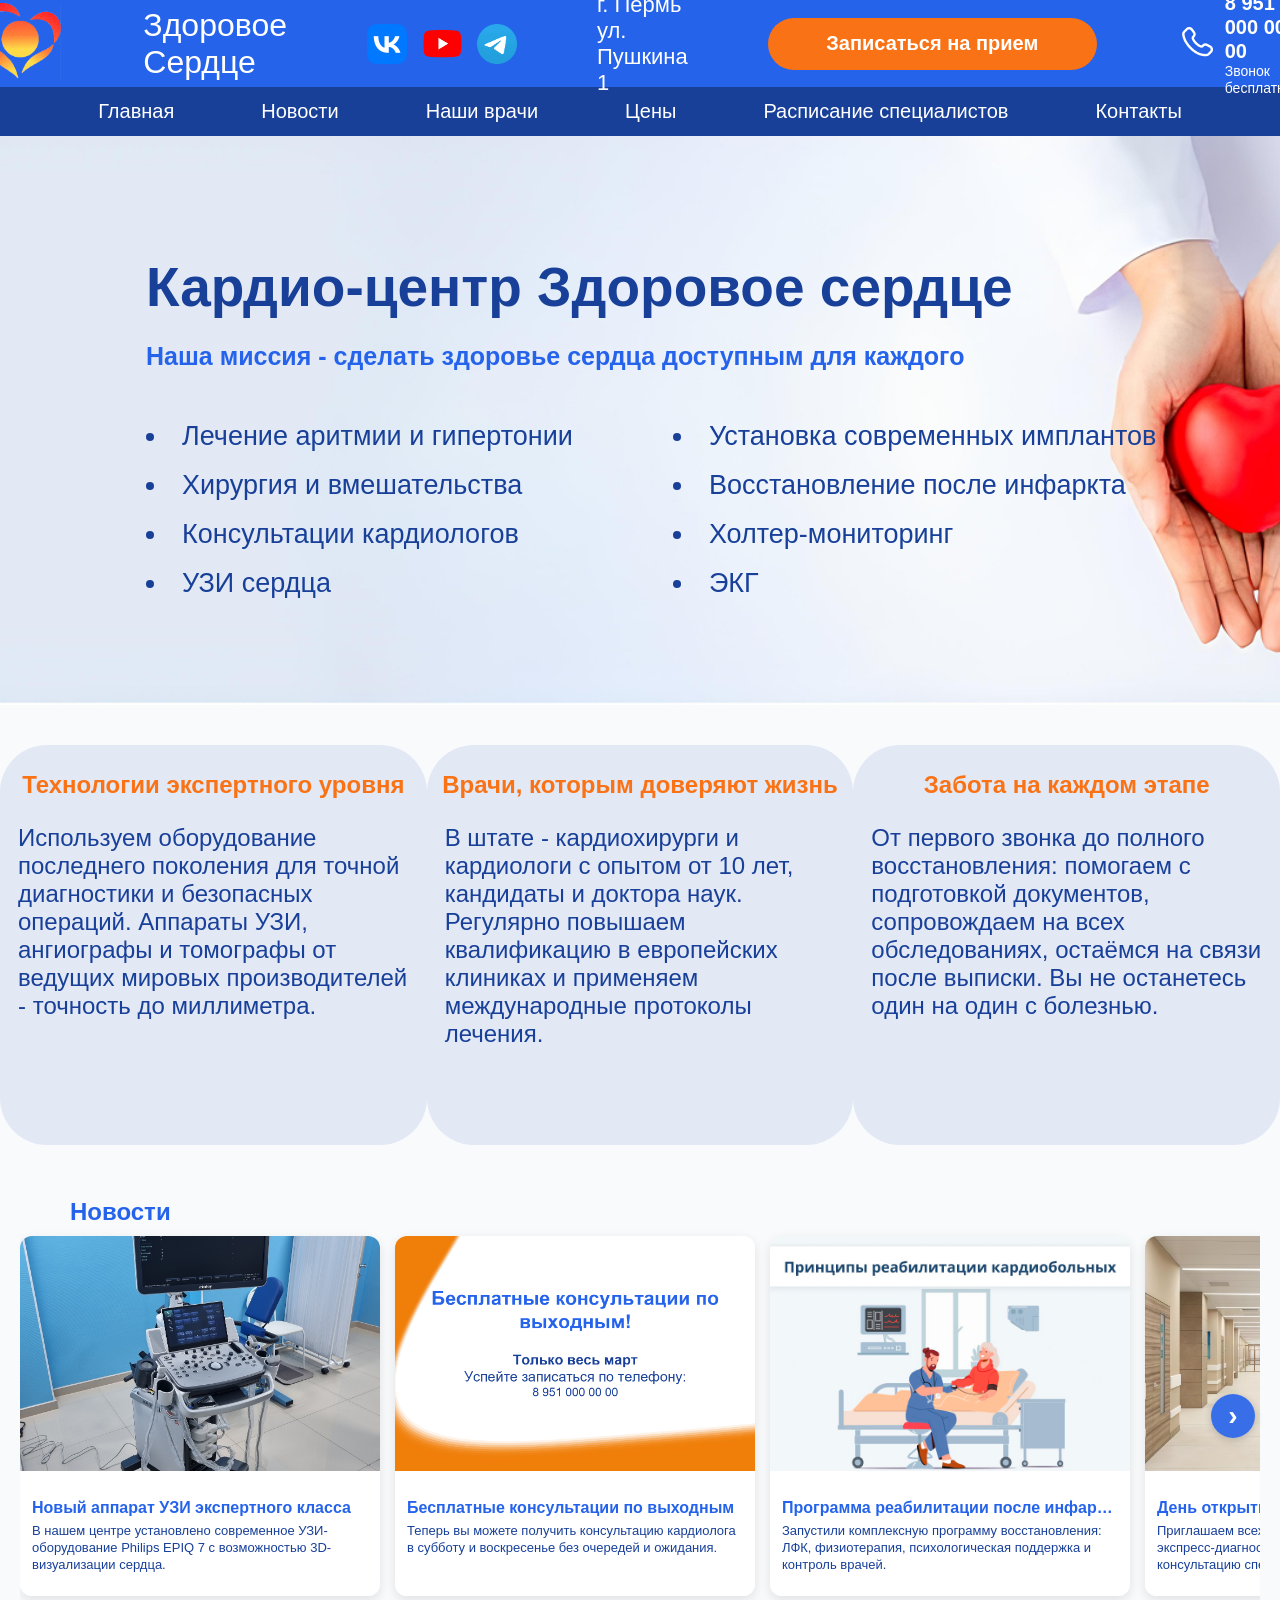
<file: index.html>
<!DOCTYPE html>
<html lang="ru">

<head>
    <meta charset="UTF-8">
    <meta name="viewport" content="width=device-width, initial-scale=1.0">
    <title>Кардио-центр «Здоровое сердце»</title>
    <link rel="stylesheet" href="styles.css">
    <link rel="stylesheet" href="slider-component/slider-component.css">
    <link rel="icon" href="img/favicon.ico">
    <script src="slider-component/slider-component.js"></script>
</head>

<body>
    <header>
        <div class="top-bar">
            <div class="header-flex">
                <div class="logo"> <img src="img/logo.png"> </div>
                <div class="name-site">Здоровое <br> Сердце</div>

                <div class="social-icons">
                    <a href="https:/vk.com" target="_blank" class="social-icon vk" aria-label="ВКонтакте"></a>
                    <a href="https://www.youtube.com/" target="_blank" class="social-icon youtube"
                        aria-label="YouTube"></a>
                    <a href="https://web.telegram.org/" target="_blank" class="social-icon telegram"
                        aria-label="Telegram"></a>
                </div>
                <div class="address">г. Пермь <br> ул. Пушкина 1</div>

                <div>
                    <button class="button-doctors-appointment">
                        <div class="botton-text">Записаться на прием</div>
                    </button>
                </div>

                <div class="phone-wrapper">
                    <div class="phone-icon"><img src="img/phone-icon.png"></div>
                    <div class="phone-info">
                        <div class="phone-number">8 951 000 00 00</div>
                        <div class="phone-is-free">Звонок бесплатный</div>
                    </div>
                </div>
            </div>
        </div>
    </header>
    <nav>
        <div class="menu">
            <a href="index.html" class="menu-bar">Главная</a>
            <a href="news.html" class="menu-bar">Новости</a>
            <a href="in-process.html" class="menu-bar">Наши врачи</a>
            <a href="in-process.html" class="menu-bar">Цены</a>
            <a href="in-process.html" class="menu-bar">Расписание специалистов</a>
            <a href="contacts.html" class="menu-bar">Контакты</a>
        </div>
    </nav>
    <main>

    <div class="cover-section">
        <div class="cover-photo">
            <div class="preview main-name">Кардио-центр Здоровое сердце</div>
            <div class="preview mission ">Наша миссия - сделать здоровье сердца доступным для каждого</div>

            <div class="points-container">
                <ul class="preview points">
                    <li>Лечение аритмии и гипертонии</li>
                    <li>Хирургия и вмешательства</li>
                    <li>Консультации кардиологов</li>
                    <li>УЗИ сердца</li>
                </ul>
                <ul class="preview points-left">
                    <li>Установка современных имплантов</li>
                    <li>Восстановление после инфаркта</li>
                    <li>Холтер-мониторинг</li>
                    <li>ЭКГ</li>
                    
                </ul>
            </div>

        </div>
        
    </div>

    <div class="square-container">
    <div class="square">
        <div class="square-name">Технологии экспертного уровня</div>
        <div class="square-description">Используем оборудование последнего поколения для точной диагностики и безопасных операций. 
            Аппараты УЗИ, ангиографы и томографы от ведущих мировых производителей - точность до миллиметра.</div>
    </div>

    <div class="square">
        <div class="square-name">Врачи, которым доверяют жизнь</div>
        <div class="square-description">В штате - кардиохирурги и кардиологи с опытом от 10 лет, кандидаты и доктора наук. 
            Регулярно повышаем квалификацию в европейских клиниках и применяем международные протоколы лечения. </div>
    </div>

    <div class="square">
        <div class="square-name">Забота на каждом этапе</div>
        <div class="square-description">От первого звонка до полного восстановления: помогаем с подготовкой документов, сопровождаем на всех обследованиях, 
            остаёмся на связи после выписки. Вы не останетесь один на один с болезнью. </div>
    </div>
    </div>
    
    <div class="news">Новости</div>

    <div class="slider-wrapper">
        <div class="slider" data-slides-to-scroll="3" tabindex="0">
  <button class="slider-btn-prev" aria-label="Предыдущий"><span>&#8249;</span></button>
  <button class="slider-btn-next" aria-label="Следующий"><span>&#8250;</span></button>
  
  <div class="slider-viewport">
    <div class="slider-track">

      <div class="slider-slide">
        <div class="slide-image"><img src="img/slide1.jpg" alt="..."></div>
        <div class="slide-text"><h3>Новый аппарат УЗИ экспертного класса</h3><p>В нашем центре установлено современное УЗИ-оборудование Philips EPIQ 7 с возможностью 3D-визуализации сердца.</p><!--<a href="#" class="read-more">Читать далее</a>--></div>
      </div>

      <div class="slider-slide">
        <div class="slide-image"><img src="img/slide2.png" alt="..."></div>
        <div class="slide-text"><h3>Бесплатные консультации по выходным</h3><p>Теперь вы можете получить консультацию кардиолога в субботу и воскресенье без очередей и ожидания.</p><!--<a href="#" class="read-more">Читать далее</a>--></div>
      </div>

      <div class="slider-slide">
        <div class="slide-image"><img src="img/slide3.png" alt="..."></div>
        <div class="slide-text"><h3>Программа реабилитации после инфаркта</h3><p>Запустили комплексную программу восстановления: ЛФК, физиотерапия, психологическая поддержка и контроль врачей.</p><!--<a href="#" class="read-more">Читать далее</a>--></div>
      </div>

      <div class="slider-slide">
        <div class="slide-image"><img src="img/slide4.jpg" alt="..."></div>
        <div class="slide-text"><h3>День открытых дверей 15 февраля</h3><p>Приглашаем всех желающих пройти бесплатную экспресс-диагностику: измерение давления, ЭКГ и консультацию специалиста.</p><!--<a href="#" class="read-more">Читать далее</a>--></div>
      </div>

      <div class="slider-slide">
        <div class="slide-image"><img src="img/slide5.jpg" alt="..."></div>
        <div class="slide-text"><h3>Новый метод лечения аритмии</h3><p>Впервые в Перми: радиочастотная абляция — малоинвазивная процедура с эффективностью более 95%.</p><!--<a href="#" class="read-more">Читать далее</a>--></div>
      </div>

      <div class="slider-slide">
        <div class="slide-image"><img src="img/slide6.jpg" alt="..."></div>
        <div class="slide-text"><h3>Наши врачи прошли стажировку в Германии</h3><p>Кардиохирурги центра вернулись из Мюнхена с новыми знаниями по установке искусственных клапанов сердца.</p><!--<a href="#" class="read-more">Читать далее</a>--></div>
      </div>
    </div>
  </div>
</div>
    </div>
    </main>

</body>

</html>
</file>
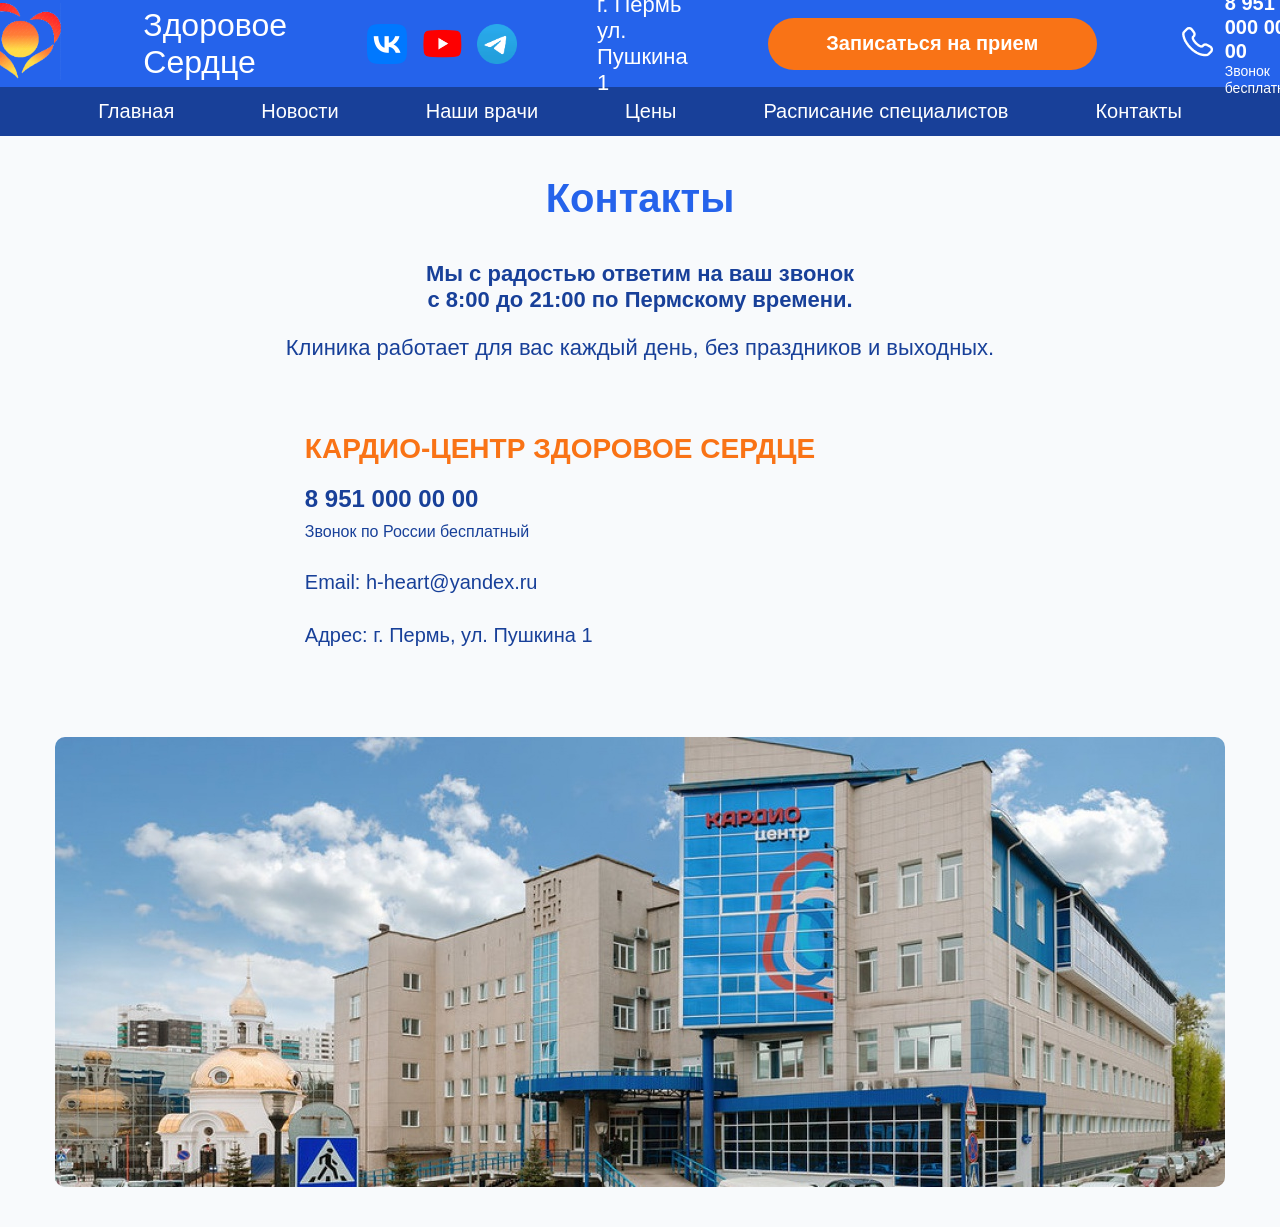
<file: contacts.html>
<!DOCTYPE html>
<html lang="en">
<head>
<meta charset="UTF-8">
    <meta name="viewport" content="width=device-width, initial-scale=1.0">
    <title>Кардио-центр «Здоровое сердце»</title>
    <link rel="stylesheet" href="styles.css">
    <link rel="icon" href="img/favicon.ico">
</head>
<body>
    <header>
        <div class="top-bar">
            <div class="header-flex">
                <div class="logo"> <img src="img/logo.png"> </div>
                <div class="name-site">Здоровое <br> Сердце</div>

                <div class="social-icons">
                    <a href="https:/vk.com" target="_blank" class="social-icon vk" aria-label="ВКонтакте"></a>
                    <a href="https://www.youtube.com/" target="_blank" class="social-icon youtube"
                        aria-label="YouTube"></a>
                    <a href="https://web.telegram.org/" target="_blank" class="social-icon telegram"
                        aria-label="Telegram"></a>
                </div>
                <div class="address">г. Пермь <br> ул. Пушкина 1</div>

                <div>
                    <button class="button-doctors-appointment">
                        <div class="botton-text">Записаться на прием</div>
                    </button>
                </div>

                <div class="phone-wrapper">
                    <div class="phone-icon"><img src="img/phone-icon.png"></div>
                    <div class="phone-info">
                        <div class="phone-number">8 951 000 00 00</div>
                        <div class="phone-is-free">Звонок бесплатный</div>
                    </div>
                </div>
            </div>
        </div>
    </header>
    <nav>
        <div class="menu">
            <a href="index.html" class="menu-bar">Главная</a>
            <a href="in-process.html" class="menu-bar">Новости</a>
            <a href="in-process.html" class="menu-bar">Наши врачи</a>
            <a href="in-process.html" class="menu-bar">Цены</a>
            <a href="in-process.html" class="menu-bar">Расписание специалистов</a>
            <a href="contacts.html" class="menu-bar">Контакты</a>
        </div>
    </nav>
    
    <main>
        <div class="name-contacts name-title">Контакты</div>
        <div class="name-contacts welcome-text">Мы с радостью ответим на ваш звонок <br> с 8:00 до 21:00 по Пермскому времени.</div>
        <p class="welcome-text sub-welcome-text">Клиника работает для вас каждый день, без праздников и выходных.</p>
        
        <div class="contacts-content">
            <div class="contacts-info">
                <div class="contact-title">КАРДИО-ЦЕНТР ЗДОРОВОЕ СЕРДЦЕ</div>
                <div class="contact-phone">8 951 000 00 00</div>
                <div class="contact-phone-note">Звонок по России бесплатный</div>
                <div class="contact-email">Email: h-heart@yandex.ru</div>
                <div class="contact-address">Адрес: г. Пермь, ул. Пушкина 1</div>
            </div>
            <div class="map">
                <script type="text/javascript" charset="utf-8" async src="https://api-maps.yandex.ru/services/constructor/1.0/js/?um=constructor%3Adbd84a46eef2fdd1314f5fdf4637fcfebfeabe1a5f89427887c5b9d64b114357&amp;width=600&amp;height=400&amp;lang=ru_RU&amp;scroll=true"></script>
            </div>
        </div>

        <div class="building-photo">
            <img src="img/buiding.jpg" alt="Здание кардио-центра">
        </div>
    </main>
    
</body>
</html>
</file>
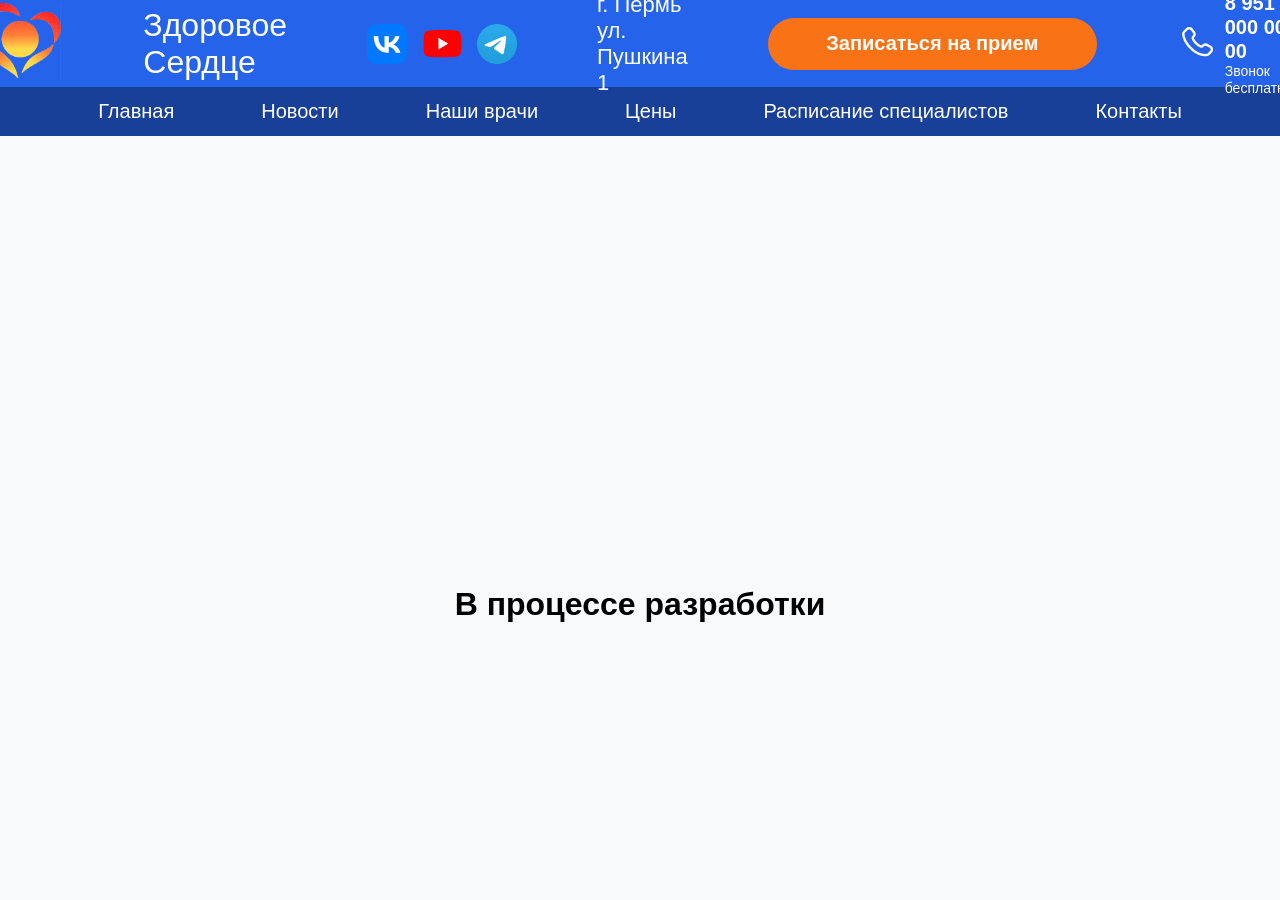
<file: in-process.html>
<!DOCTYPE html>
<html lang="en">
<head>
<meta charset="UTF-8">
    <meta name="viewport" content="width=device-width, initial-scale=1.0">
    <title>Кардио-центр «Здоровое сердце»</title>
    <link rel="stylesheet" href="styles.css">
    <link rel="icon" href="img/favicon.ico">
</head>
<body>
    <header>
        <div class="top-bar">
            <div class="header-flex">
                <div class="logo"> <img src="img/logo.png"> </div>
                <div class="name-site">Здоровое <br> Сердце</div>

                <div class="social-icons">
                    <a href="https:/vk.com" target="_blank" class="social-icon vk" aria-label="ВКонтакте"></a>
                    <a href="https://www.youtube.com/" target="_blank" class="social-icon youtube"
                        aria-label="YouTube"></a>
                    <a href="https://web.telegram.org/" target="_blank" class="social-icon telegram"
                        aria-label="Telegram"></a>
                </div>
                <div class="address">г. Пермь <br> ул. Пушкина 1</div>

                <div>
                    <button class="button-doctors-appointment">
                        <div class="botton-text">Записаться на прием</div>
                    </button>
                </div>

                <div class="phone-wrapper">
                    <div class="phone-icon"><img src="img/phone-icon.png"></div>
                    <div class="phone-info">
                        <div class="phone-number">8 951 000 00 00</div>
                        <div class="phone-is-free">Звонок бесплатный</div>
                    </div>
                </div>
            </div>
        </div>
    </header>
    <nav>
        <div class="menu">
            <a href="index.html" class="menu-bar">Главная</a>
            <a href="news.html" class="menu-bar">Новости</a>
            <a href="in-process.html" class="menu-bar">Наши врачи</a>
            <a href="in-process.html" class="menu-bar">Цены</a>
            <a href="in-process.html" class="menu-bar">Расписание специалистов</a>
            <a href="contacts.html" class="menu-bar">Контакты</a>
        </div>
    </nav>
    <main>
        <h1 style="text-align: center; margin-top:450px;">В процессе разработки</h1>
    </main>
</file>
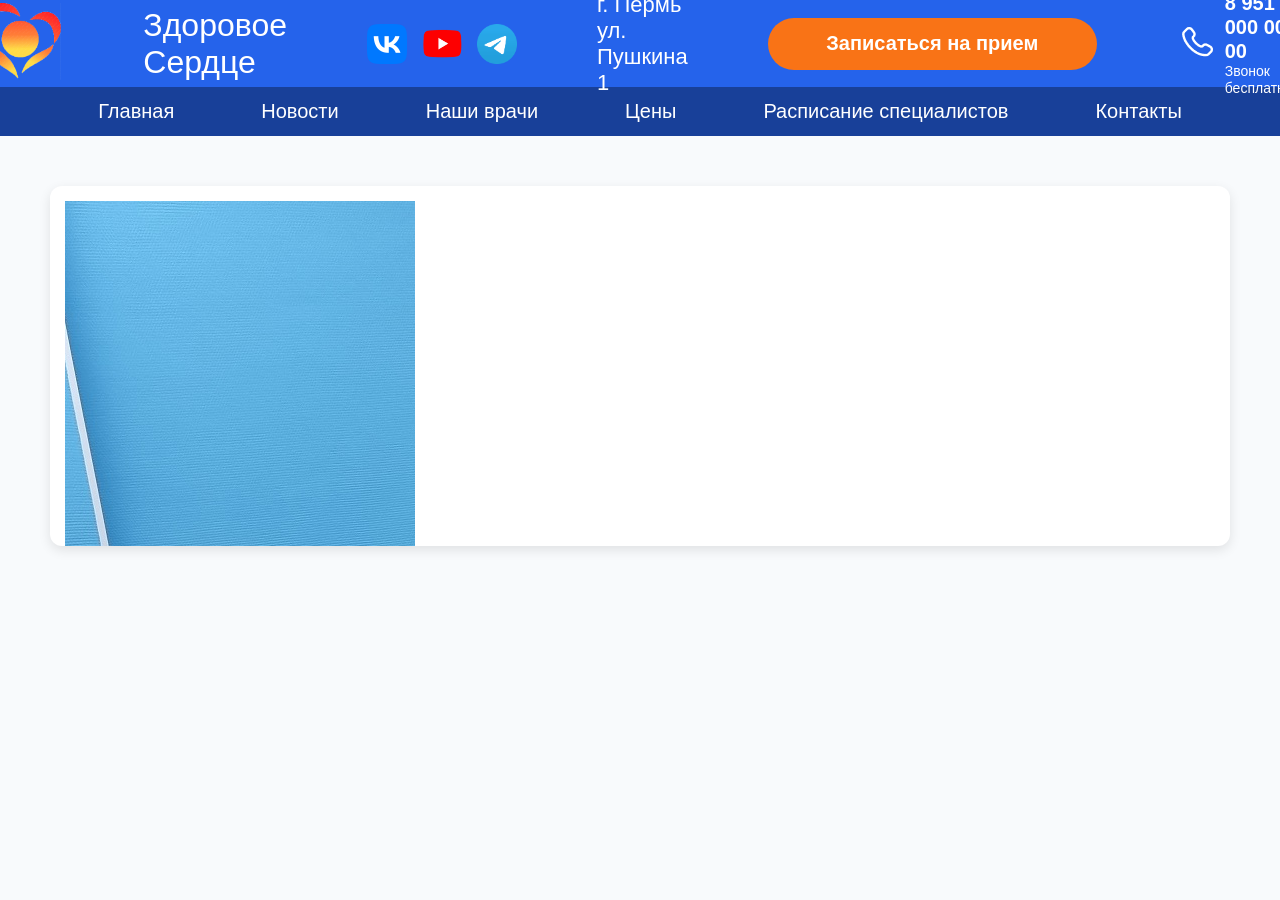
<file: news.html>
<!DOCTYPE html>
<html lang="en">
<head>
<meta charset="UTF-8">
    <meta name="viewport" content="width=device-width, initial-scale=1.0">
    <title>Кардио-центр «Здоровое сердце»</title>
    <link rel="stylesheet" href="styles.css">
    <link rel="icon" href="img/favicon.ico">
</head>
<body>
    <header>
        <div class="top-bar">
            <div class="header-flex">
                <div class="logo"> <img src="img/logo.png"> </div>
                <div class="name-site">Здоровое <br> Сердце</div>

                <div class="social-icons">
                    <a href="https:/vk.com" target="_blank" class="social-icon vk" aria-label="ВКонтакте"></a>
                    <a href="https://www.youtube.com/" target="_blank" class="social-icon youtube"
                        aria-label="YouTube"></a>
                    <a href="https://web.telegram.org/" target="_blank" class="social-icon telegram"
                        aria-label="Telegram"></a>
                </div>
                <div class="address">г. Пермь <br> ул. Пушкина 1</div>

                <div>
                    <button class="button-doctors-appointment">
                        <div class="botton-text">Записаться на прием</div>
                    </button>
                </div>

                <div class="phone-wrapper">
                    <div class="phone-icon"><img src="img/phone-icon.png"></div>
                    <div class="phone-info">
                        <div class="phone-number">8 951 000 00 00</div>
                        <div class="phone-is-free">Звонок бесплатный</div>
                    </div>
                </div>
            </div>
        </div>
    </header>
    <nav>
        <div class="menu">
            <a href="index.html" class="menu-bar">Главная</a>
            <a href="news.html" class="menu-bar">Новости</a>
            <a href="in-process.html" class="menu-bar">Наши врачи</a>
            <a href="in-process.html" class="menu-bar">Цены</a>
            <a href="in-process.html" class="menu-bar">Расписание специалистов</a>
            <a href="contacts.html" class="menu-bar">Контакты</a>
        </div>
    </nav>
    <main>
        <div class="news-container">
            <div class="news-img-container">
            <div class="news-img"><img src="img/slide1.jpg" alt="Новость 1"></div> </div>
            Привет
        </div>
    </main>
</file>
<file: styles.css>
body {
    margin: 0px;
    background: #F8FAFC;
    font-family: Ubuntu, Noto Sans, Open Sans, Roboto, sans-serif;
    min-height: 100vh;
    overflow-y: scroll;
}

.header-flex {
  display: flex;
  align-items: center;
  justify-content: center;
  gap: 80px;
  width: 100%;
}

.header-center {
  display: flex;
  gap: 100px;
  justify-content: center;
  align-items: center;
}

.top-bar{
    height: 87px;
    background-color: #2563EB;
    display: flex;
    align-items: center;
}

.name-site {
    font-size: 32px;
    color: white;
}

.social-icons {
  display: flex;
  gap: 15px;
}

.social-icon {
  display: flex;
  width: 40px;
  height: 40px;
  background-size: contain;
  background-repeat: no-repeat;
  background-position: center;
}

.vk {
  background-image: url(img/vk-icon.png); 
}

.youtube {
  background-image: url(img/youtube-icon.png);
}

.telegram {
  background-image: url(img/telegram-icon.png);
}

.address {
  color: white;
  font-size: 22px;
}

.button-doctors-appointment {
  padding: 10px 20px;
  background-color: #F97316;
  color: white;
  border: none;
  border-radius: 90px;
  cursor: pointer;
   width: 329px;
  height: 52px;
}

.botton-text {
  font-weight:bold;
  font-size: 20px;
}

.phone-icon {
  width: 38px;
  height: 38px;
  flex-shrink: 0;
}

.phone-wrapper {
  display: flex;
  align-items: center;
  gap: 10px;
}

.phone-info {
  display: flex;
  flex-direction: column;
  justify-content: center;
  color: white;
}

.phone {
  color: white;
}

.phone-is-free {
  font-weight: lighter;
  font-size: 14px;
  line-height: 1.2;
}

.phone-number {
  font-weight: bold;
  font-size: 20px;
  line-height: 1.2;
}


.menu {
  height: 49px;
  background-color: #184099;
  display: flex;
  gap: 87px;
  justify-content: center;
  align-items: center;
}

.menu-bar {
  color: white;
  font-size: 20px;
  text-decoration: none;
}

.cover-section {
    position: relative;
    width: 100%;
    overflow: hidden;
}

.cover-photo {
  width: 100%;
  height: 50vh;
  background-image: url('img/cover-photo.png');
  background-size: cover;
  background-position: center;
  background-repeat: no-repeat;
  position: relative;
  background-color: #e3e8f5;
  padding-top: 119px;
}


.preview {
  color:#184099;
  margin-left: 146px;
  
}

.main-name {
  font-size: 55px;
  font-weight: bold;
}

.mission {
  margin-top: 23px;
  font-size: 25px;
  font-weight: bold;
  color:#2563EB;
}

.points-container {
  margin-left: 146px;
  display: flex;
  gap: 100px;
  align-items: flex-start;
}

.points,
.points-left {
  font-size: 27px;
  margin-top: 50px;
  margin-left: 0;
  padding-left: 0;
  width: max-content;
  min-width: 350px;
}

li {
  list-style-position: inside; /* Маркеры внутри контента */
  padding-left: 0;             /* Убираем отступ слева, чтобы пункты не вылезали */
  margin-left: 0;              /* При необходимости обнуляем внешний отступ */
  margin-bottom: 18px
}


.square-container {
  display: flex;
  justify-content:space-around;
}

.square {
  margin-top: 40px;
  width: 443.52px;
  height: 374px;
  background-color: #e3e8f5;
  border-radius: 47px;
  display: flex;
  flex-direction: column;
  align-items: center;
  justify-content: flex-start;
  padding-top: 26px;
}

.square-name {
  font-size: 24px;
  font-weight: bold;
  color: #F97316;
  text-align: center;
  margin-top: 0;
  margin-left: 0;
}

.square-description {
  margin-top: 25px;
  padding: 0 18px 18px;
  color: #184099;
  font-size: 24px;
  text-align:left;
}


.news {
  color:#2563EB;
  margin-top: 53px;
  margin-left: 70px;
  font-size: 24px;
  font-weight: bold;
}


/*КОНТАКТЫ*/

.name-contacts {
  color:#2563EB;
  text-align: center;
  margin-top: 40px;
}

.name-title {
  font-size: 40px;
  font-weight: bold;

}

.welcome-text {
  color:#184099;
  font-size: 22px;
  font-weight: bold;

}

.sub-welcome-text {
  font-weight:normal;
  text-align: center;

}

.contacts-content {
  display: flex;
  justify-content: center;
  align-items: flex-start;
  gap: 160px;
  padding: 50px 70px;
}

.map {
  display: flex;
  justify-content: flex-end;
}

.contacts-info {
  display: flex;
  flex-direction: column;
  gap: 10px;
  width: max-content;
}

.contact-title {
  font-size: 28px;
  font-weight: bold;
  color: #F97316;
  margin-bottom: 10px;
}

.contact-phone {
  font-size: 24px;
  font-weight: bold;
  color: #184099;
}

.contact-phone-note {
  font-size: 16px;
  color: #184099;
  font-weight: normal;
}

.contact-email,
.contact-address {
  font-size: 20px;
  color: #184099;
  margin-top: 20px;
}

.building-photo {
  display: flex;
  justify-content: center;
  margin: 40px 0;
}

.building-photo img {
  max-width: 100%;
  height: auto;
  border-radius: 10px;
}

.news-container {
  width: auto;
  height: 360px;
  flex-shrink: 0;
  flex-grow: 0;
  display: flex;
  flex-direction: column;
  background: #fff;
  border-radius: 12px;
  overflow: hidden;
  box-shadow: 0 4px 12px rgba(0, 0, 0, 0.1);
  box-sizing: border-box;
  margin: 50px;
  padding:10px
}
.news-img-container {

  width: 360px;
  height: 360px;


}
.news-img {
    margin: 5px;

  object-fit: cover;
  display: block;
  overflow: hidden;
  background: #000;
}
</file>
<file: slider-component/slider-component.css>
/**
 * ============================================
 * Custom Slider Component v1.0
 * ============================================
 * Базовые стили для слайдера
 */

/* === КОНТЕЙНЕР СЛАЙДЕРА === */
.slider-wrapper {
  width: 100%;
  padding: 0 20px;
  box-sizing: border-box;
}

.slider {
  width: 100%;
  position: relative;
  padding: 0;
  box-sizing: border-box;
}

/* === ОКНО ПРОСМОТРА === */
.slider-viewport {
  width: 100%;
  height: 380px;
  overflow: hidden;
  position: relative;
}

/* === ЛЕНТА СЛАЙДОВ === */
.slider-track {
  display: flex;
  gap: 15px;
  height: 100%;
  align-items: center;
  transition: transform 0.5s cubic-bezier(0.4, 0, 0.2, 1);
  will-change: transform;
}

/* === СЛАЙД === */
.slider-slide {
  width: 360px;
  height: 360px;
  flex-shrink: 0;
  flex-grow: 0;
  display: flex;
  flex-direction: column;
  background: #fff;
  border-radius: 12px;
  overflow: hidden;
  box-shadow: 0 4px 12px rgba(0, 0, 0, 0.1);
  box-sizing: border-box;
}

/* Изображение в слайде */
.slider-slide .slide-image {
  width: 100%;
  height: 70%;
  overflow: hidden;
  background: #000;
}

.slider-slide .slide-image img {
  width: 100%;
  height: 100%;
  object-fit: cover;
  display: block;
}

/* Текст в слайде */
.slider-slide .slide-text {
  height: 30%;
  padding: 12px;
  display: flex;
  flex-direction: column;
  justify-content: flex-start;
  background: #fff;
}

.slider-slide .slide-text h3 {
  font-size: 16px;
  font-weight: 600;
  margin-bottom: 6px;
  color: #2563EB;
  white-space: nowrap;
  overflow: hidden;
  text-overflow: ellipsis;
}

.slider-slide .slide-text p {
  font-size: 13px;
  line-height: 1.3;
  color: #184099;
  display: -webkit-box;
  -webkit-line-clamp: 3;
  line-clamp: 3;
  -webkit-box-orient: vertical;
  overflow: hidden;
  margin: 0;
}

/* Ссылка "Читать далее" */
.slider-slide .slide-text .read-more {
  display: inline-block;
  margin-top: 8px;
  font-size: 12px;
  color: #F97316;
  text-decoration: none;
  font-weight: 500;
}

.slider-slide .slide-text .read-more:hover {
  text-decoration: underline;
}

/* === СТРЕЛКИ НАВИГАЦИИ === */
.slider-btn-prev,
.slider-btn-next {
  position: absolute;
  top: 50%;
  transform: translateY(-50%);
  width: 44px;
  height: 44px;
  background: rgba(37, 99, 235, 0.9);
  border: none;
  border-radius: 50%;
  display: flex;
  align-items: center;
  justify-content: center;
  cursor: pointer;
  transition: all 0.3s ease;
  box-shadow: 0 2px 8px rgba(0, 0, 0, 0.2);
  z-index: 10;
  padding: 0;
}

.slider-btn-prev span,
.slider-btn-next span {
  font-size: 28px;
  color: #fff;
  line-height: 1;
  font-weight: bold;
  pointer-events: none;
}

.slider-btn-prev:hover:not(:disabled),
.slider-btn-next:hover:not(:disabled) {
  background: rgba(37, 99, 235, 1);
  transform: translateY(-50%) scale(1.1);
}

.slider-btn-prev:active:not(:disabled),
.slider-btn-next:active:not(:disabled) {
  transform: translateY(-50%) scale(0.95);
}

/* Disabled состояние - стрелка исчезает */
.slider-btn-prev:disabled,
.slider-btn-next:disabled {
  opacity: 0;
  cursor: default;
  pointer-events: none;
  transform: translateY(-50%);
}

/* Позиционирование стрелок */
.slider-btn-prev {
  left: 5px;
}

.slider-btn-next {
  right: 5px;
}
</file>
